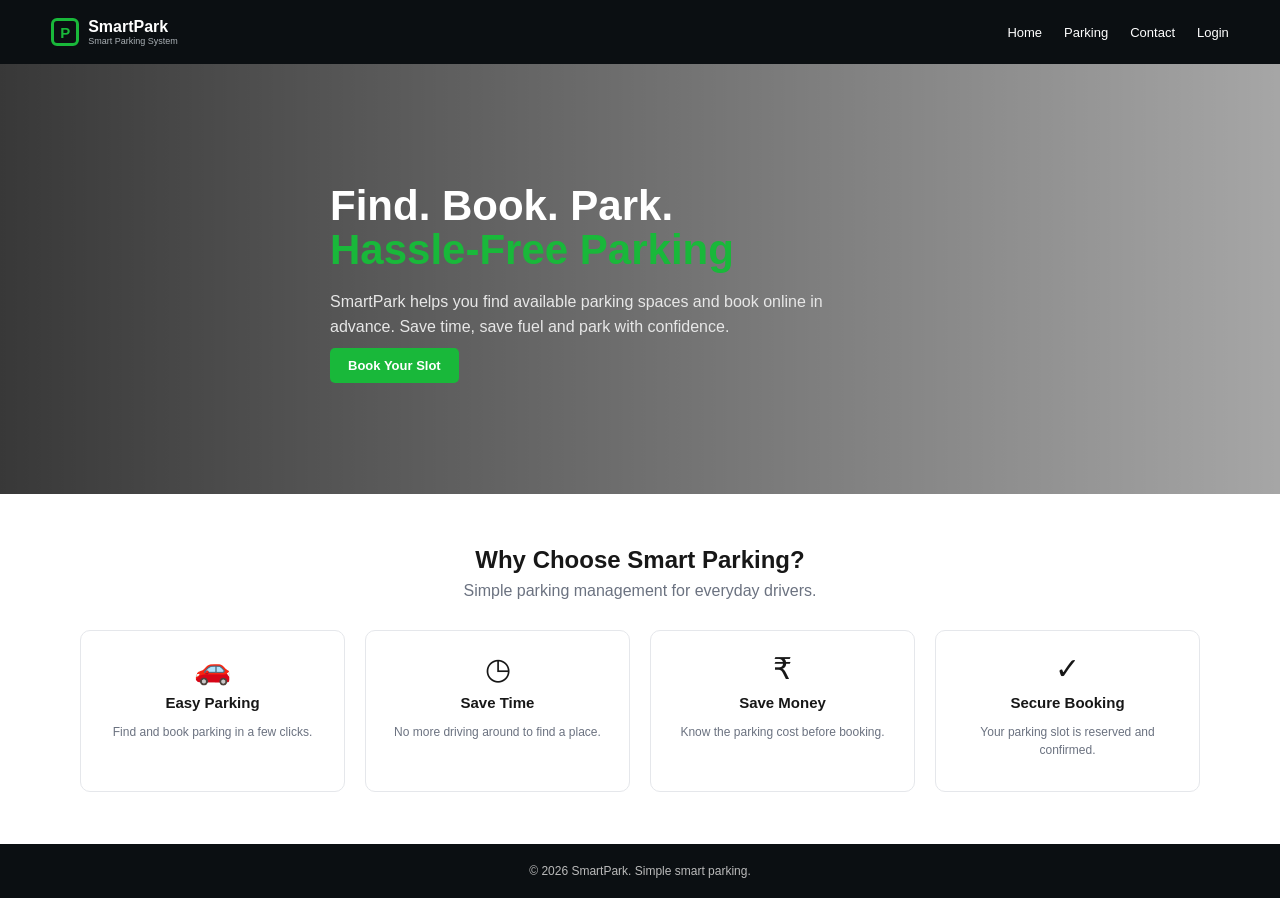
<file: index.html>
<!doctype html><html><head><meta charset="UTF-8"><meta name="viewport" content="width=device-width,initial-scale=1"><title>SmartPark | Smart Parking System</title><link rel="stylesheet" href="style.css"></head><body><nav class="navbar"><a class="brand" href="index.html"><span class="brand-mark">P</span><span>SmartPark<small>Smart Parking System</small></span></a><div class="navlinks"></div></nav><section class="hero"><div class="container hero-content"><h1>Find. Book. Park.<br><span>Hassle-Free Parking</span></h1><p>SmartPark helps you find available parking spaces and book online in advance. Save time, save fuel and park with confidence.</p><a class="btn btn-green" href="parking.html">Book Your Slot</a></div></section><section class="section"><div class="container"><div class="section-title"><h2>Why Choose Smart Parking?</h2><p>Simple parking management for everyday drivers.</p></div><div class="features"><div class="feature"><div class="icon">🚗</div><h3>Easy Parking</h3><p>Find and book parking in a few clicks.</p></div><div class="feature"><div class="icon">◷</div><h3>Save Time</h3><p>No more driving around to find a place.</p></div><div class="feature"><div class="icon">₹</div><h3>Save Money</h3><p>Know the parking cost before booking.</p></div><div class="feature"><div class="icon">✓</div><h3>Secure Booking</h3><p>Your parking slot is reserved and confirmed.</p></div></div></div></section><footer class="footer">© 2026 SmartPark. Simple smart parking.</footer><script src="app.js"></script></body></html>
</file>
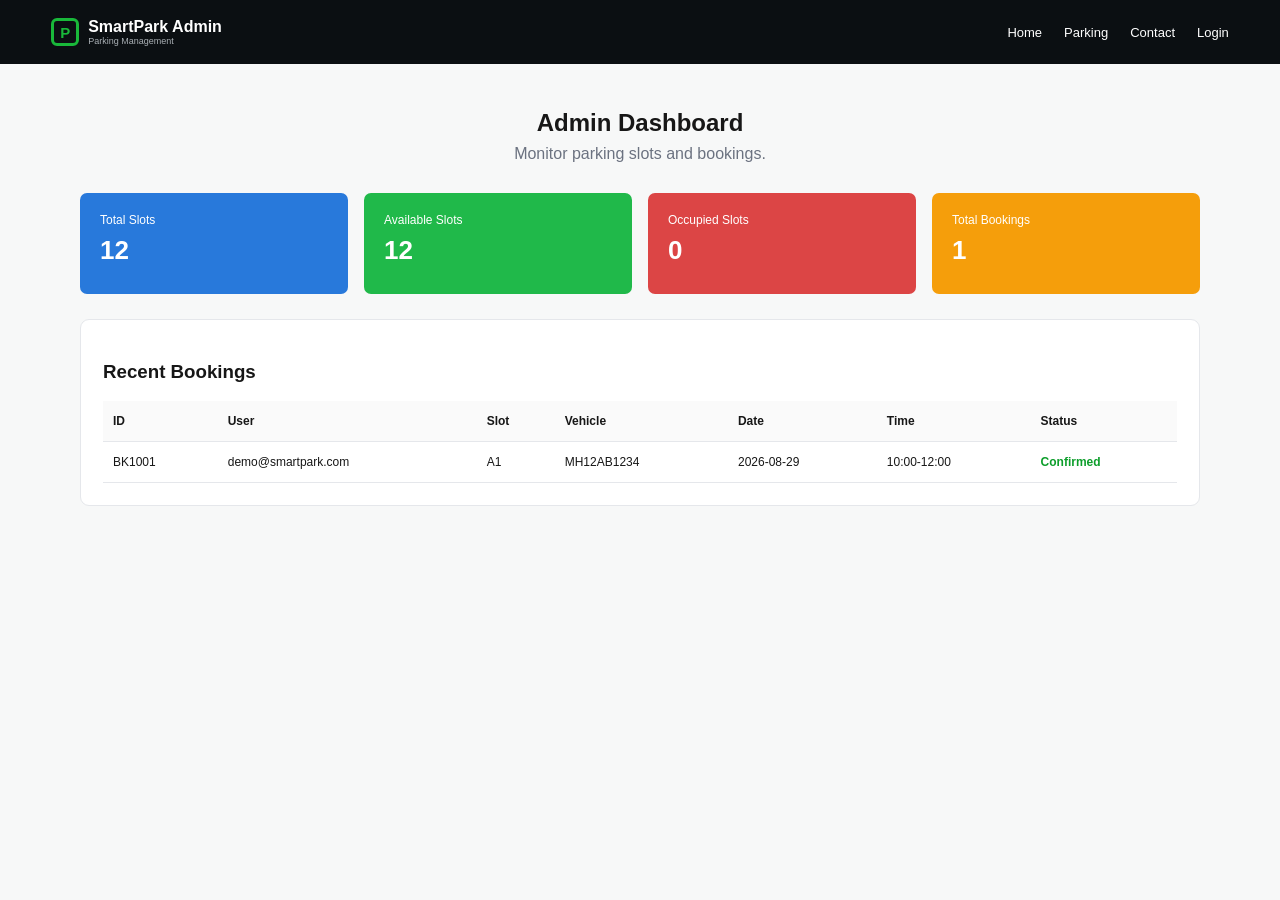
<file: admin.html>
<!doctype html><html><head><meta charset="UTF-8"><meta name="viewport" content="width=device-width,initial-scale=1"><title>Admin Dashboard | SmartPark</title><link rel="stylesheet" href="style.css"></head><body><nav class="navbar"><a class="brand" href="index.html"><span class="brand-mark">P</span><span>SmartPark Admin<small>Parking Management</small></span></a><div class="navlinks"><a href="index.html">Home</a><a href="parking.html">Parking</a></div></nav><main class="page"><div class="container"><div class="section-title"><h2>Admin Dashboard</h2><p>Monitor parking slots and bookings.</p></div><div class="admin-grid"><div class="stat blue"><p>Total Slots</p><h3 id="totalSlots">12</h3></div><div class="stat green"><p>Available Slots</p><h3 id="availableSlots">12</h3></div><div class="stat red"><p>Occupied Slots</p><h3 id="occupiedSlots">0</h3></div><div class="stat orange"><p>Total Bookings</p><h3 id="totalBookings">0</h3></div></div><div class="card table-wrap" style="margin-top:25px"><h3>Recent Bookings</h3><table class="table"><thead><tr><th>ID</th><th>User</th><th>Slot</th><th>Vehicle</th><th>Date</th><th>Time</th><th>Status</th></tr></thead><tbody id="adminRows"></tbody></table></div></div></main><script src="app.js"></script></body></html>
</file>
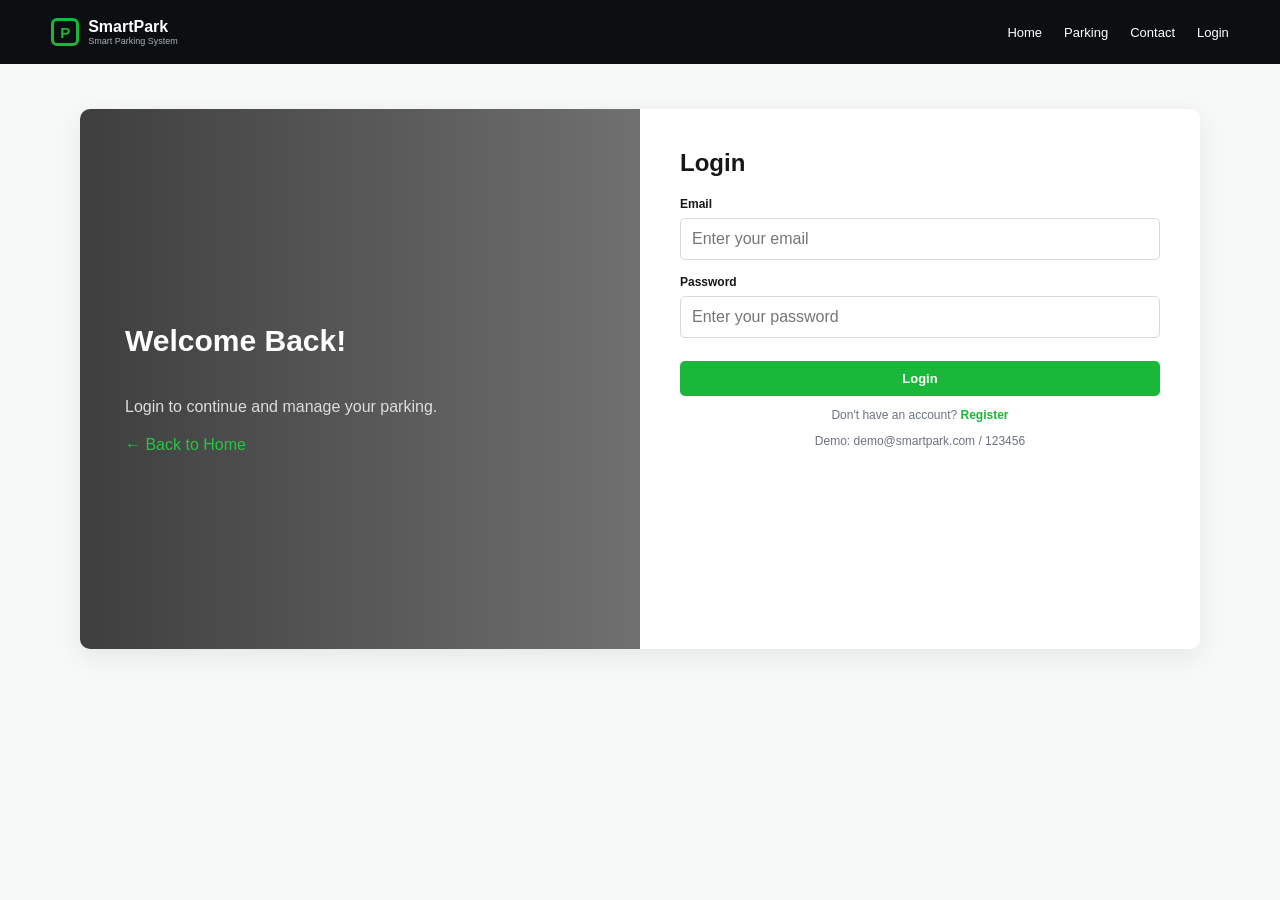
<file: booking.html>
<!doctype html><html><head><meta charset="UTF-8"><meta name="viewport" content="width=device-width,initial-scale=1"><title>Book Slot | SmartPark</title><link rel="stylesheet" href="style.css"></head><body><nav class="navbar"><a class="brand" href="index.html"><span class="brand-mark">P</span><span>SmartPark<small>Smart Parking System</small></span></a><div class="navlinks"></div></nav><main class="page"><div class="container booking-grid"><div class="card"><h3>Slot Details</h3><p>Slot Number</p><div id="slot" class="detail-big">A1</div><p>Status: <b style="color:#159d2d">Available</b></p><p>Price</p><h3>₹50 / hour</h3></div><div class="card"><h3>Book Your Slot</h3><form id="bookingForm"><input id="slotInput" type="hidden"><div class="form-group"><label>Vehicle Number</label><input id="vehicle" class="form-control" placeholder="Enter your vehicle number" required></div><div class="form-group"><label>Date</label><input id="date" class="form-control" type="date" required></div><div class="form-group"><label>Start Time</label><input id="start" class="form-control" type="time" required></div><div class="form-group"><label>End Time</label><input id="end" class="form-control" type="time" required></div><div id="msg" class="error"></div><button class="btn btn-green">Confirm Booking</button></form></div></div></main><script src="app.js"></script></body></html>
</file>
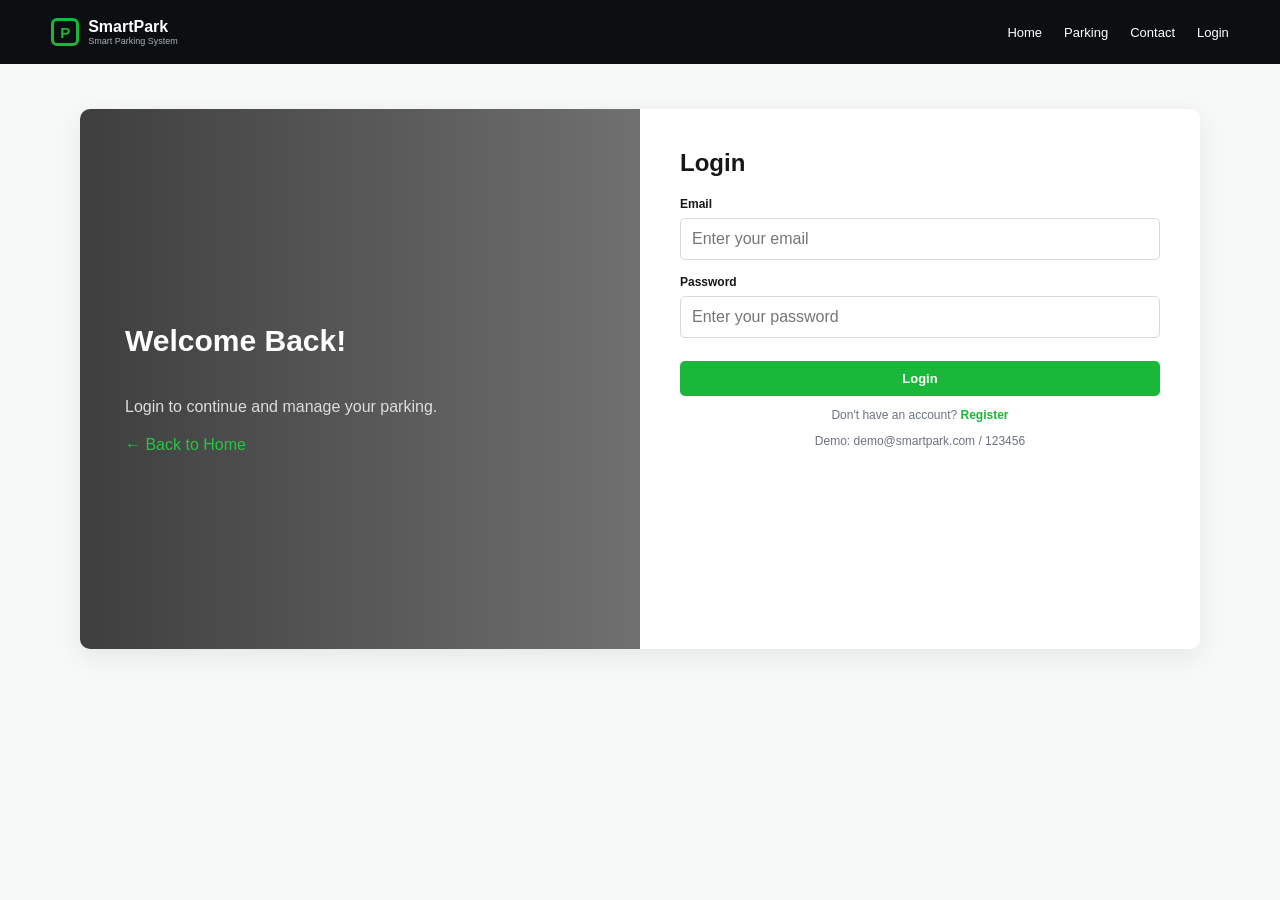
<file: bookings.html>
<!doctype html><html><head><meta charset="UTF-8"><meta name="viewport" content="width=device-width,initial-scale=1"><title>My Bookings | SmartPark</title><link rel="stylesheet" href="style.css"></head><body><nav class="navbar"><a class="brand" href="index.html"><span class="brand-mark">P</span><span>SmartPark<small>Smart Parking System</small></span></a><div class="navlinks"></div></nav><main class="page"><div class="container"><div class="section-title"><h2>My Bookings</h2><p>View and manage your parking reservations.</p></div><div class="card table-wrap"><table class="table"><thead><tr><th>ID</th><th>Slot</th><th>Vehicle</th><th>Date</th><th>Time</th><th>Amount</th><th>Status</th><th>Action</th></tr></thead><tbody id="bookingRows"></tbody></table></div></div></main><script src="app.js"></script></body></html>
</file>
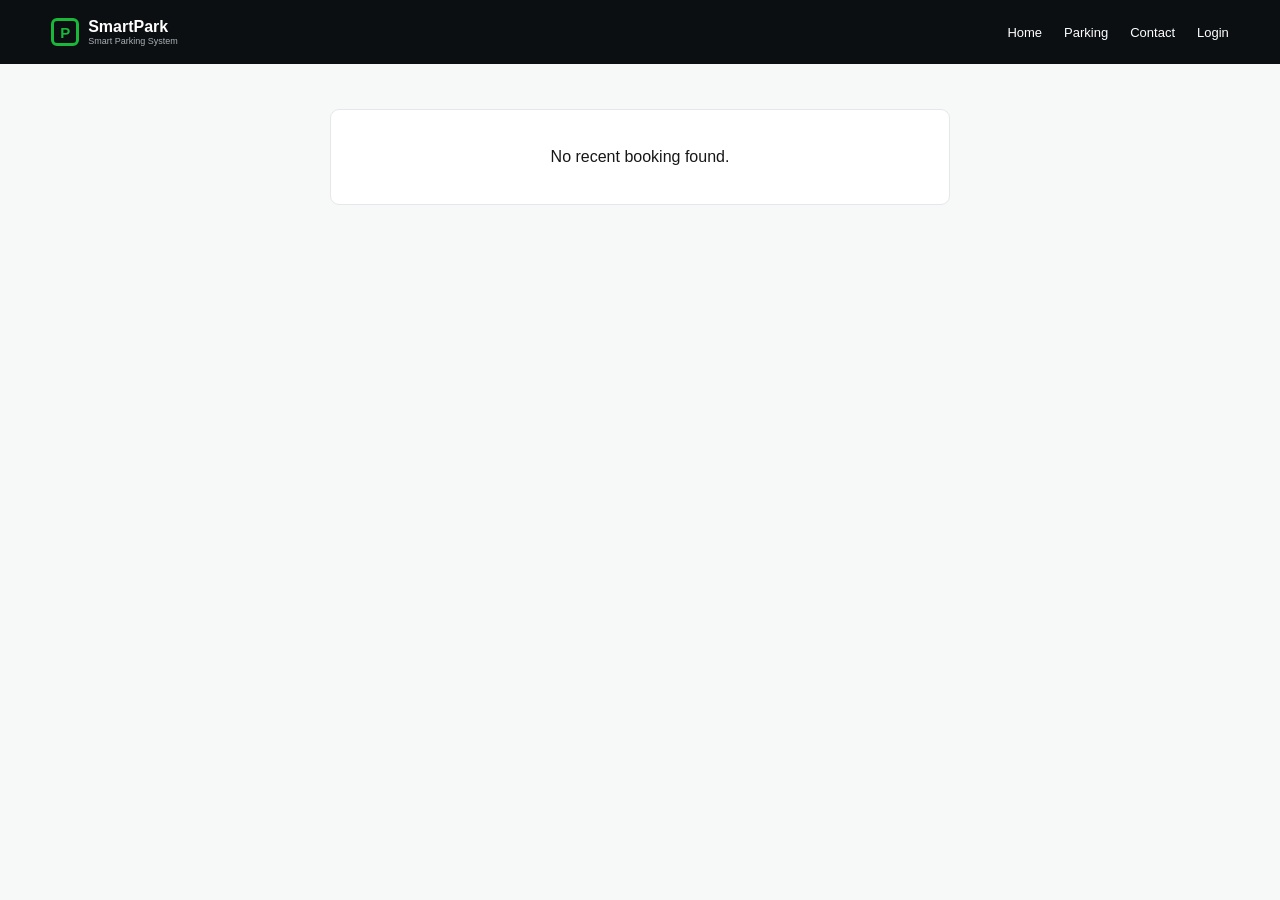
<file: confirmation.html>
<!doctype html><html><head><meta charset="UTF-8"><meta name="viewport" content="width=device-width,initial-scale=1"><title>Booking Confirmed | SmartPark</title><link rel="stylesheet" href="style.css"></head><body><nav class="navbar"><a class="brand" href="index.html"><span class="brand-mark">P</span><span>SmartPark<small>Smart Parking System</small></span></a><div class="navlinks"></div></nav><main class="page"><div class="container"><div id="confirmation" class="card confirmation"></div></div></main><script src="app.js"></script></body></html>
</file>
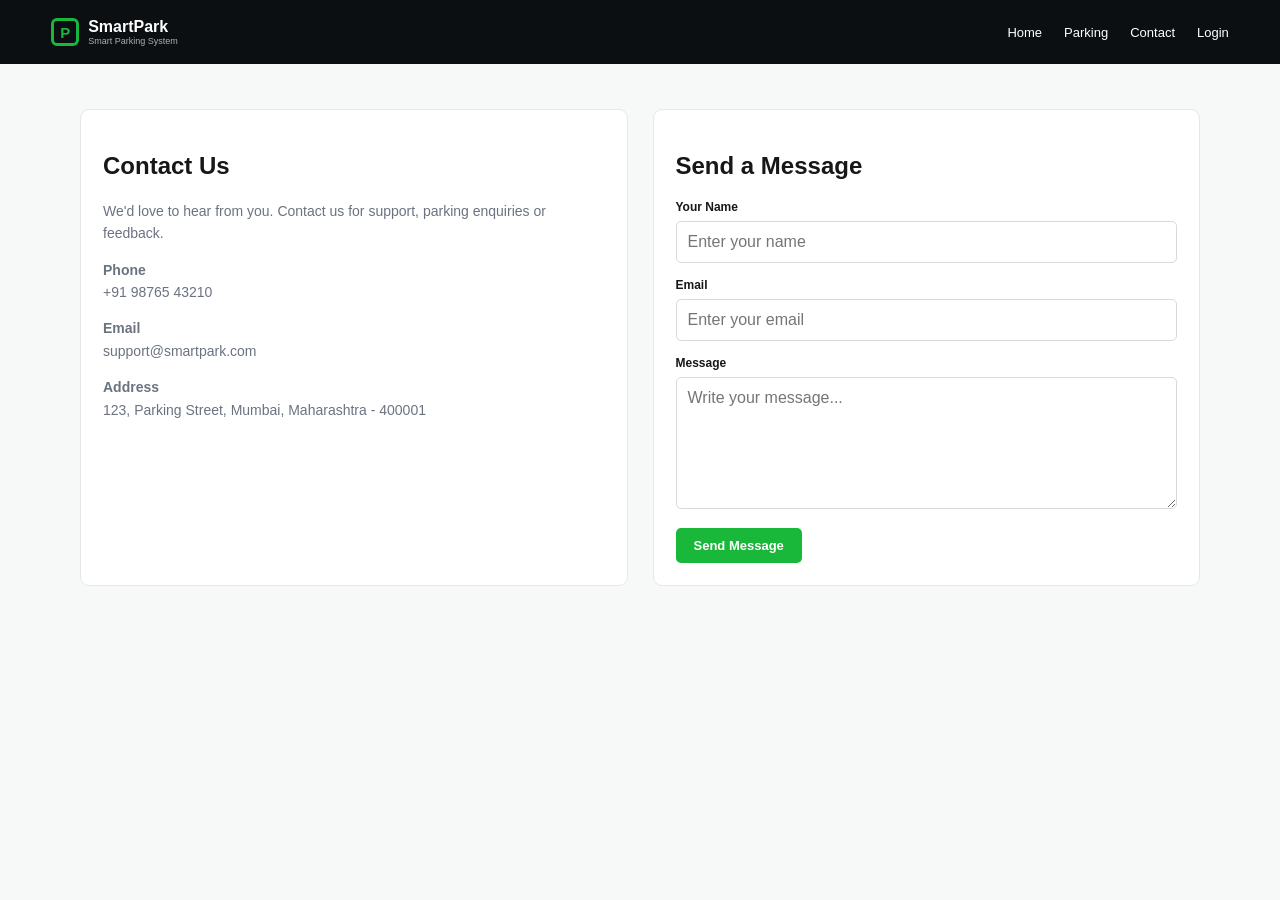
<file: contact.html>
<!doctype html><html><head><meta charset="UTF-8"><meta name="viewport" content="width=device-width,initial-scale=1"><title>Contact | SmartPark</title><link rel="stylesheet" href="style.css"></head><body><nav class="navbar"><a class="brand" href="index.html"><span class="brand-mark">P</span><span>SmartPark<small>Smart Parking System</small></span></a><div class="navlinks"></div></nav><main class="page"><div class="container contact-grid"><div class="card contact-info"><h2>Contact Us</h2><p>We'd love to hear from you. Contact us for support, parking enquiries or feedback.</p><p><b>Phone</b><br>+91 98765 43210</p><p><b>Email</b><br>support@smartpark.com</p><p><b>Address</b><br>123, Parking Street, Mumbai, Maharashtra - 400001</p></div><div class="card"><h2>Send a Message</h2><form onsubmit="event.preventDefault();alert('Message sent successfully!')"><div class="form-group"><label>Your Name</label><input class="form-control" required placeholder="Enter your name"></div><div class="form-group"><label>Email</label><input class="form-control" type="email" required placeholder="Enter your email"></div><div class="form-group"><label>Message</label><textarea class="form-control" rows="6" required placeholder="Write your message..."></textarea></div><button class="btn btn-green">Send Message</button></form></div></div></main><script src="app.js"></script></body></html>
</file>
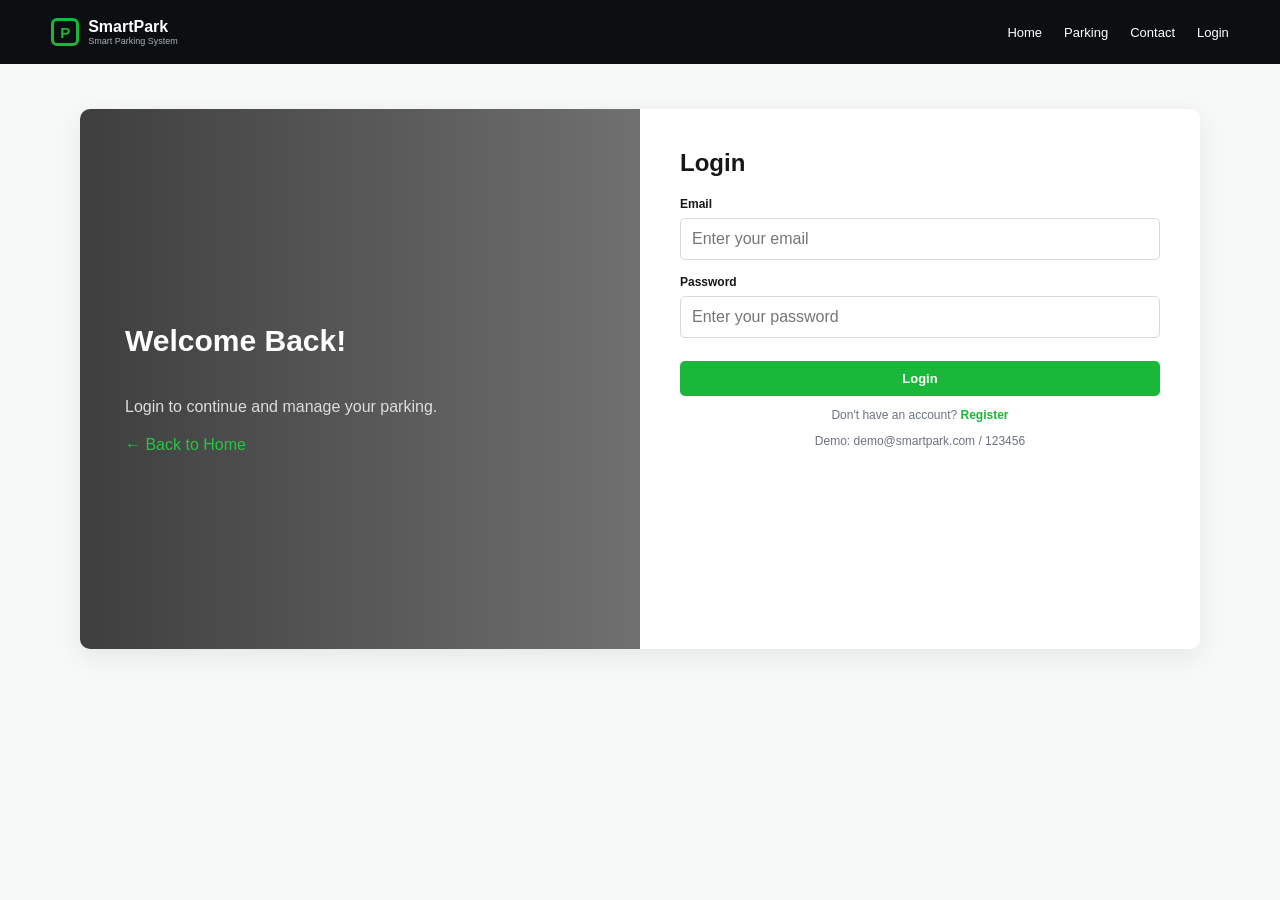
<file: login.html>
<!doctype html><html><head><meta charset="UTF-8"><meta name="viewport" content="width=device-width,initial-scale=1"><title>Login | SmartPark</title><link rel="stylesheet" href="style.css"></head><body><nav class="navbar"><a class="brand" href="index.html"><span class="brand-mark">P</span><span>SmartPark<small>Smart Parking System</small></span></a><div class="navlinks"></div></nav><main class="page"><div class="container split"><div class="side-panel"><h1>Welcome Back!</h1><p>Login to continue and manage your parking.</p><a href="index.html" style="color:#20c83f">← Back to Home</a></div><div class="form-panel"><h2>Login</h2><form id="loginForm"><div class="form-group"><label>Email</label><input id="email" class="form-control" type="email" placeholder="Enter your email" required></div><div class="form-group"><label>Password</label><input id="password" class="form-control" type="password" placeholder="Enter your password" required></div><div id="msg" class="error"></div><button class="btn btn-green">Login</button></form><p class="small">Don't have an account? <a href="register.html">Register</a></p><p class="small">Demo: demo@smartpark.com / 123456</p></div></div></main><script src="app.js"></script></body></html>
</file>
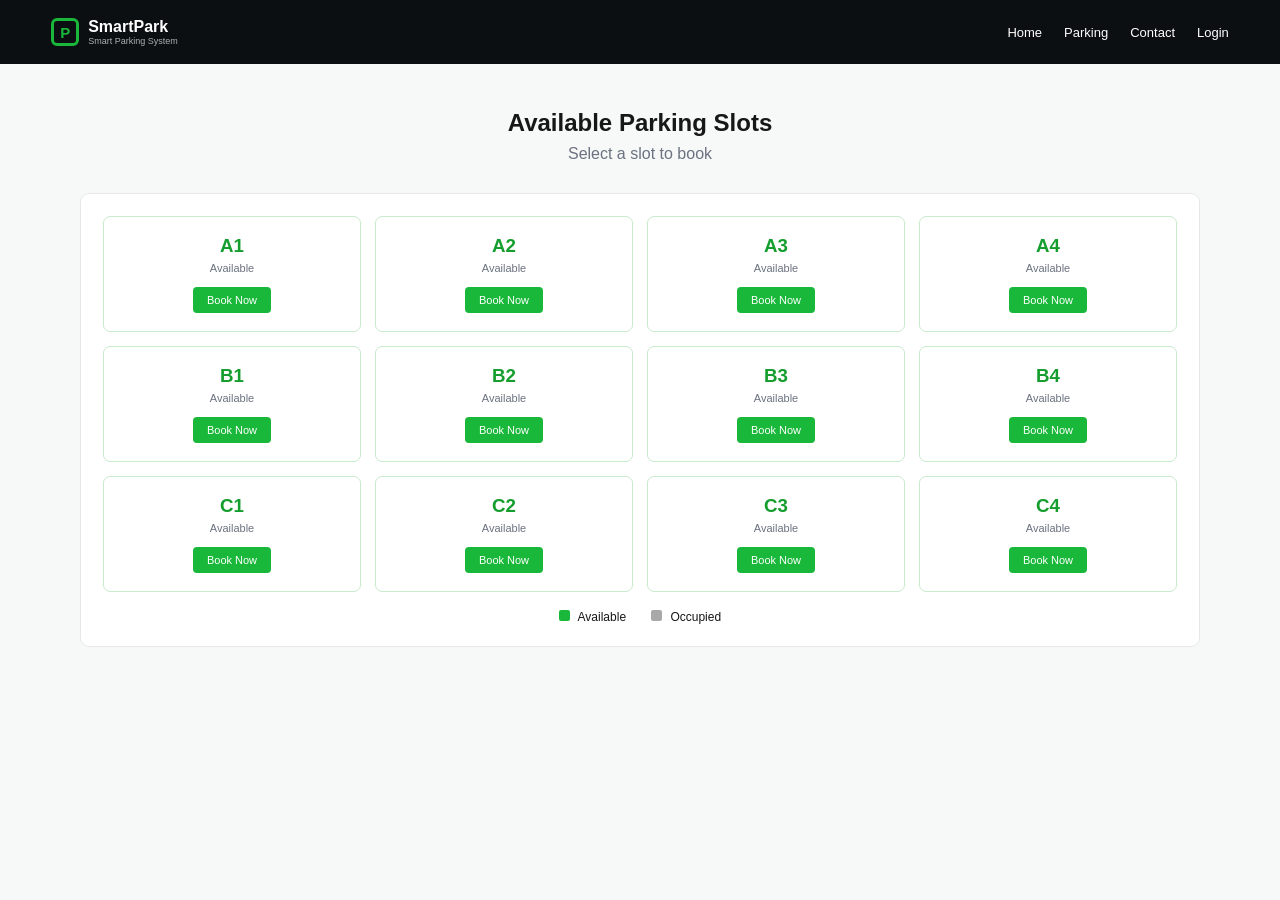
<file: parking.html>
<!doctype html><html><head><meta charset="UTF-8"><meta name="viewport" content="width=device-width,initial-scale=1"><title>Parking Slots | SmartPark</title><link rel="stylesheet" href="style.css"></head><body><nav class="navbar"><a class="brand" href="index.html"><span class="brand-mark">P</span><span>SmartPark<small>Smart Parking System</small></span></a><div class="navlinks"></div></nav><main class="page"><div class="container"><div class="section-title"><h2>Available Parking Slots</h2><p>Select a slot to book</p></div><div class="card"><div class="slots" id="slotGrid"></div><div class="legend"><span><i class="dot"></i> Available</span><span><i class="dot red"></i> Occupied</span></div></div></div></main><script src="app.js"></script></body></html>
</file>
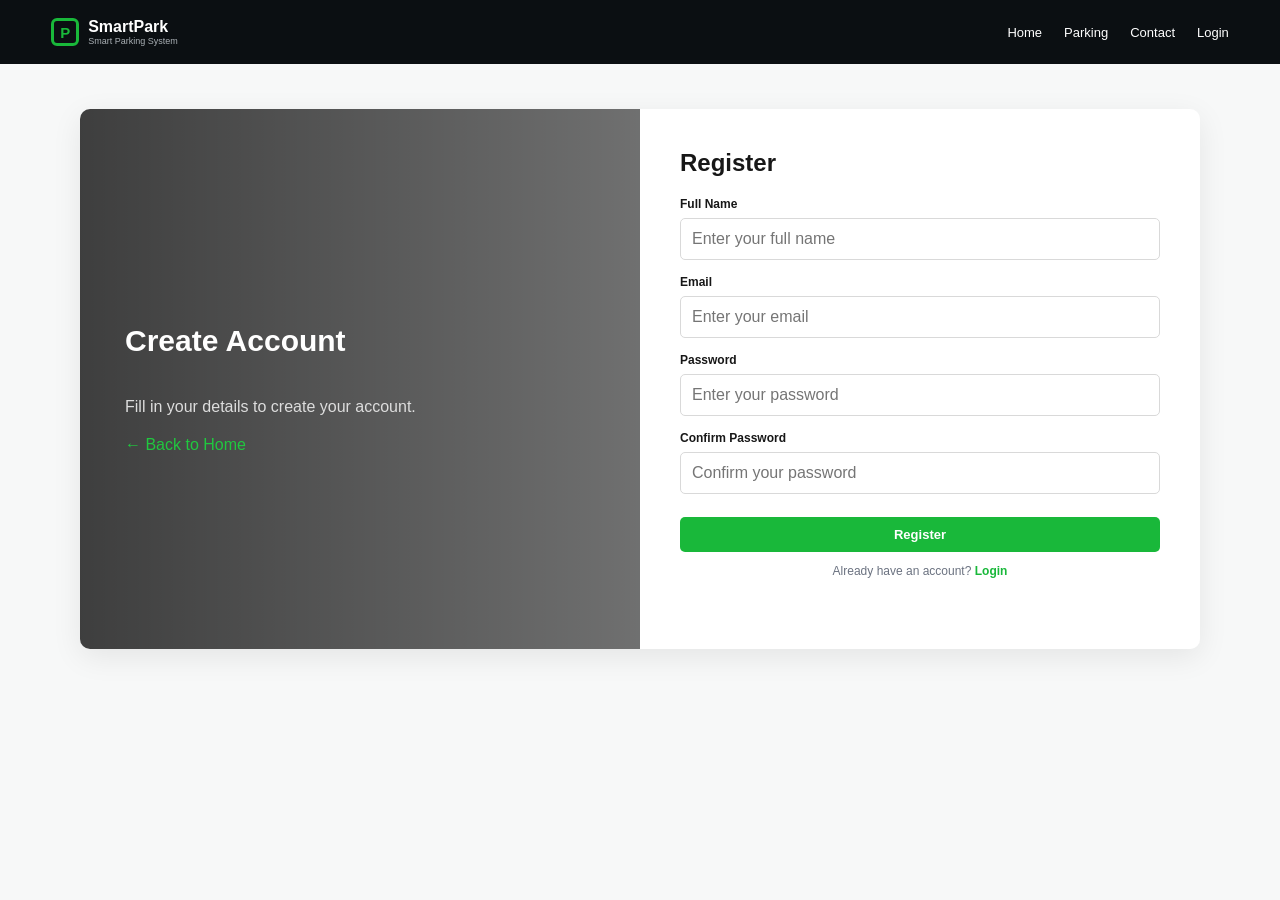
<file: register.html>
<!doctype html><html><head><meta charset="UTF-8"><meta name="viewport" content="width=device-width,initial-scale=1"><title>Register | SmartPark</title><link rel="stylesheet" href="style.css"></head><body><nav class="navbar"><a class="brand" href="index.html"><span class="brand-mark">P</span><span>SmartPark<small>Smart Parking System</small></span></a><div class="navlinks"></div></nav><main class="page"><div class="container split"><div class="side-panel"><h1>Create Account</h1><p>Fill in your details to create your account.</p><a href="index.html" style="color:#20c83f">← Back to Home</a></div><div class="form-panel"><h2>Register</h2><form id="registerForm"><div class="form-group"><label>Full Name</label><input id="name" class="form-control" placeholder="Enter your full name" required></div><div class="form-group"><label>Email</label><input id="email" class="form-control" type="email" placeholder="Enter your email" required></div><div class="form-group"><label>Password</label><input id="password" class="form-control" type="password" minlength="6" placeholder="Enter your password" required></div><div class="form-group"><label>Confirm Password</label><input id="confirm" class="form-control" type="password" placeholder="Confirm your password" required></div><div id="msg" class="error"></div><button class="btn btn-green">Register</button></form><p class="small">Already have an account? <a href="login.html">Login</a></p></div></div></main><script src="app.js"></script></body></html>
</file>
<file: style.css>
:root{--green:#19b83a;--green2:#0d9e2b;--dark:#101418;--muted:#6b7280;--light:#f5f7f6;--border:#e5e7eb;--red:#dc2626;--blue:#2563eb}
*{box-sizing:border-box}body{margin:0;font-family:Arial,Helvetica,sans-serif;color:#171717;background:#fff}a{text-decoration:none;color:inherit}button,input,textarea,select{font:inherit}.container{width:min(1120px,92%);margin:auto}
.navbar{height:64px;background:#0b0f12;color:white;display:flex;align-items:center;justify-content:space-between;padding:0 4%;position:sticky;top:0;z-index:20}.brand{display:flex;align-items:center;gap:9px;font-weight:700}.brand-mark{width:28px;height:28px;border:3px solid var(--green);border-radius:6px;display:grid;place-items:center;color:var(--green);font-size:15px}.brand small{display:block;font-size:9px;color:#aab0b5;font-weight:400}.navlinks{display:flex;gap:22px;align-items:center;font-size:13px}.navlinks a:hover{color:var(--green)}.btn{border:0;border-radius:5px;padding:10px 18px;cursor:pointer;font-weight:700;font-size:13px}.btn-green{background:var(--green);color:white}.btn-green:hover{background:var(--green2)}.btn-outline{background:white;border:1px solid #bbb}.btn-blue{background:var(--blue);color:#fff}.btn-danger{background:#fff;color:var(--red);border:0;cursor:pointer}
.hero{min-height:430px;background:linear-gradient(90deg,rgba(0,0,0,.78),rgba(0,0,0,.35)),url('https://images.unsplash.com/photo-1506521781263-d8422e82f27a?auto=format&fit=crop&w=1600&q=80') center/cover;display:flex;align-items:center;color:white}.hero-content{max-width:620px}.hero h1{font-size:42px;line-height:1.05;margin:0 0 12px}.hero h1 span{color:var(--green)}.hero p{line-height:1.6;color:#e7e7e7;max-width:560px}.section{padding:52px 0}.section-title{text-align:center;margin-bottom:30px}.section-title h2{margin:0 0 8px}.section-title p{color:var(--muted);margin:0}.features{display:grid;grid-template-columns:repeat(4,1fr);gap:20px}.feature{padding:20px;text-align:center;border:1px solid var(--border);border-radius:10px}.feature .icon{font-size:30px;margin-bottom:8px}.feature h3{font-size:15px;margin:8px 0}.feature p{font-size:12px;color:var(--muted);line-height:1.5}
.page{min-height:calc(100vh - 64px);background:#f7f8f8;padding:45px 0}.split{min-height:540px;display:grid;grid-template-columns:1fr 1fr;border-radius:10px;overflow:hidden;box-shadow:0 8px 30px rgba(0,0,0,.08)}.side-panel{background:linear-gradient(90deg,rgba(0,0,0,.75),rgba(0,0,0,.55)),url('https://images.unsplash.com/photo-1511919884226-fd3cad34687c?auto=format&fit=crop&w=900&q=80') center/cover;color:#fff;padding:55px 45px;display:flex;flex-direction:column;justify-content:center}.side-panel h1{font-size:30px}.side-panel p{line-height:1.6;color:#ddd;max-width:380px}.form-panel{background:#fff;padding:40px}.form-panel h2{margin-top:0}.form-group{margin:15px 0}.form-group label{display:block;font-size:12px;margin-bottom:7px;font-weight:600}.form-control{width:100%;padding:11px;border:1px solid #d9d9d9;border-radius:5px;outline:none}.form-control:focus{border-color:var(--green)}.form-panel .btn{width:100%;margin-top:8px}.small{text-align:center;font-size:12px;color:var(--muted)}.small a{color:var(--green);font-weight:700}.error{color:var(--red);font-size:12px;margin:8px 0}.success{color:var(--green2);font-size:12px;margin:8px 0}
.card{background:#fff;border:1px solid var(--border);border-radius:9px;padding:22px}.slots{display:grid;grid-template-columns:repeat(4,1fr);gap:14px}.slot{border:1px solid #ddd;border-radius:7px;padding:18px;text-align:center}.slot.available{border-color:#c8ebce}.slot.occupied{background:#fafafa;color:#a33}.slot h3{margin:0 0 5px}.slot p{font-size:11px;color:var(--muted);margin:5px}.slot.available h3{color:#159d2d}.slot.occupied h3{color:#b91c1c}.slot button{margin-top:8px;padding:7px 14px;border:0;border-radius:4px;background:var(--green);color:#fff;font-size:11px;cursor:pointer}.legend{display:flex;justify-content:center;gap:25px;margin-top:18px;font-size:12px}.dot{display:inline-block;width:11px;height:11px;margin-right:5px;border-radius:2px;background:var(--green)}.dot.red{background:#a8a8a8}
.booking-grid{display:grid;grid-template-columns:1fr 1.4fr;gap:22px}.detail-big{font-size:24px;color:var(--green);font-weight:700}.summary-row{display:flex;justify-content:space-between;border-bottom:1px solid var(--border);padding:10px 0;font-size:13px}.confirmation{text-align:center;max-width:620px;margin:auto}.check{width:68px;height:68px;border-radius:50%;background:var(--green);color:#fff;font-size:42px;display:grid;place-items:center;margin:0 auto 15px}.table-wrap{overflow:auto}.table{width:100%;border-collapse:collapse;background:#fff}.table th,.table td{padding:13px 10px;border-bottom:1px solid var(--border);font-size:12px;text-align:left}.table th{background:#fafafa}.status{color:var(--green2);font-weight:700}.contact-grid{display:grid;grid-template-columns:1fr 1fr;gap:25px}.contact-info p{color:var(--muted);line-height:1.6;font-size:14px}.admin-grid{display:grid;grid-template-columns:repeat(4,1fr);gap:16px}.stat{padding:20px;border-radius:7px;color:#fff}.stat h3{font-size:26px;margin:8px 0}.stat p{margin:0;font-size:12px}.stat.blue{background:#2879db}.stat.green{background:#20b94a}.stat.red{background:#dc4545}.stat.orange{background:#f59e0b}.footer{background:#0b0f12;color:#bbb;text-align:center;padding:20px;font-size:12px}
.toast{position:fixed;right:20px;bottom:20px;background:#111;color:#fff;padding:12px 16px;border-radius:6px;display:none;z-index:99}.hidden{display:none!important}
@media(max-width:800px){.navlinks{gap:10px;font-size:11px}.hero h1{font-size:32px}.features,.slots,.admin-grid,.booking-grid,.contact-grid,.split{grid-template-columns:1fr}.side-panel{min-height:260px}.form-panel{padding:28px}.split{min-height:auto}.navbar{padding:0 3%}.navlinks a:not(.btn){display:none}}
</file>
